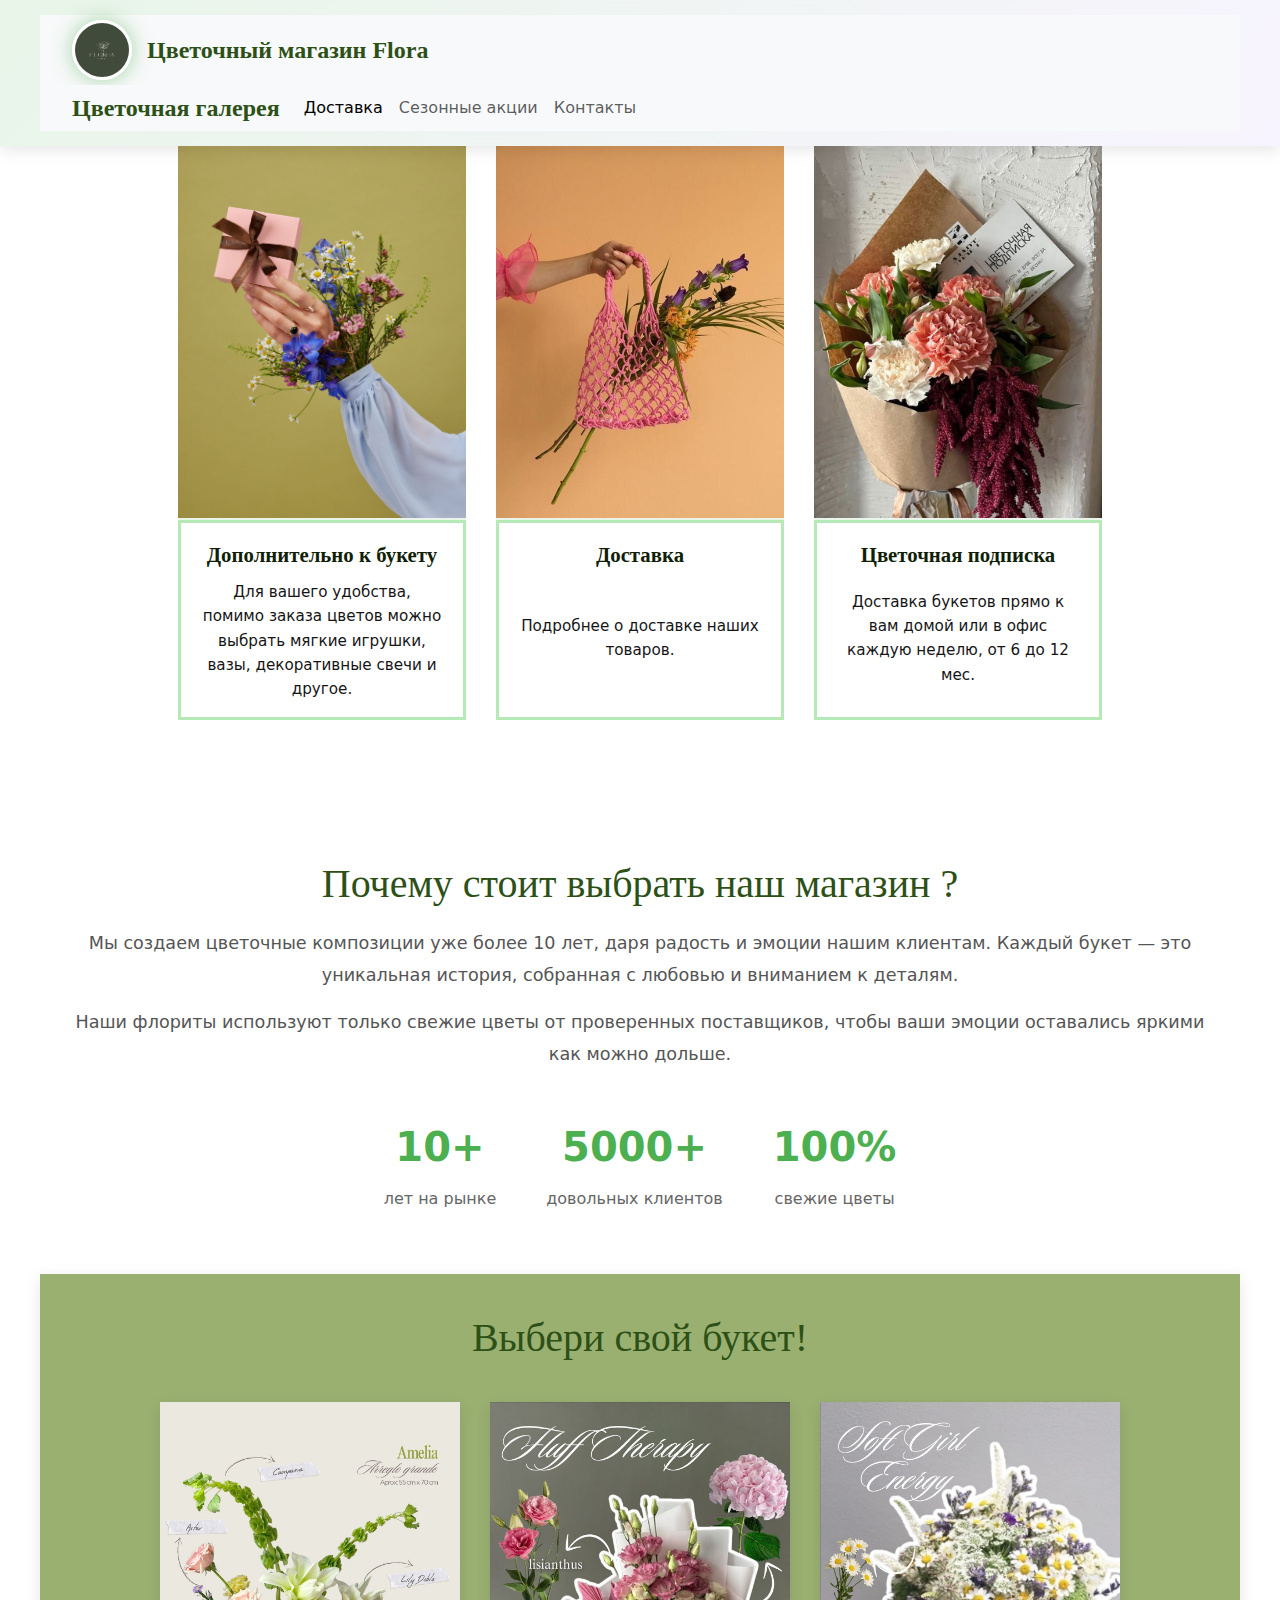
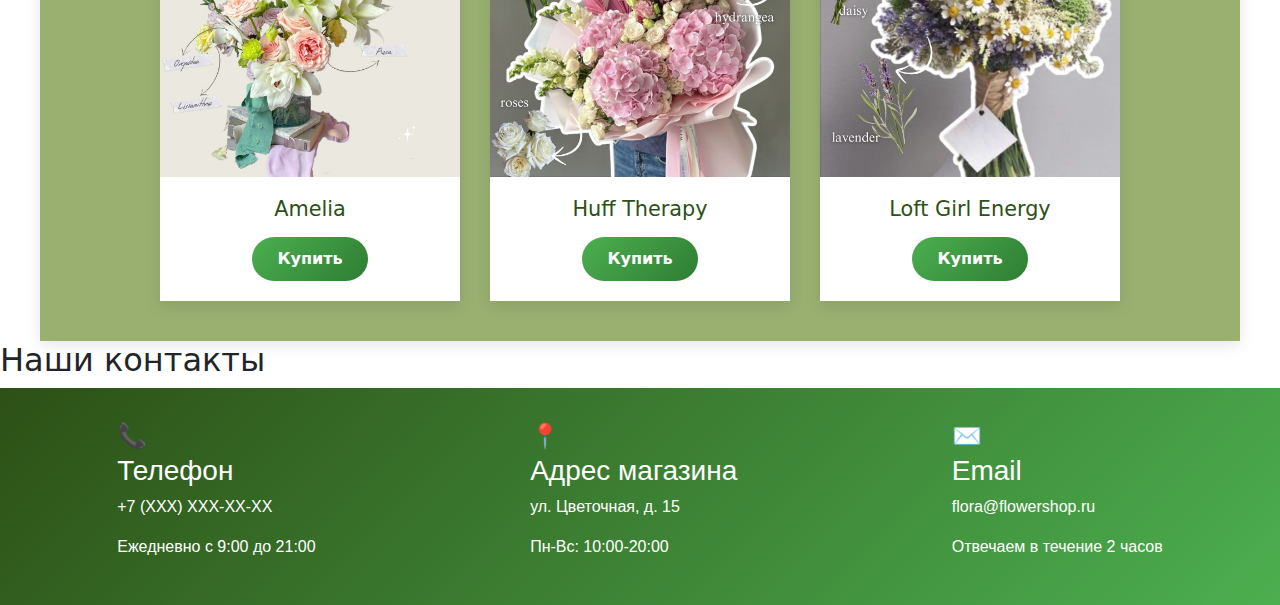
<file: task4.html>
<!DOCTYPE html>
<html lang="en">
<head>
    <meta charset="UTF-8">
    <meta name="viewport" content="width=device-width, initial-scale=1.0">
    <title>Document</title>
    
    <link href="https://cdn.jsdelivr.net/npm/bootstrap@5.3.3/dist/css/bootstrap.min.css" rel="stylesheet" integrity="sha384-QWTKZyjpPEjISv5WaRU9OFeRpok6YctnYmDr5pNlyT2bRjXh0JMhjY6hW+ALEwIH" crossorigin="anonymous">
    <link rel="stylesheet" href="style.css">
</head>
<body>

    
    <header class="header">
        <nav class="navbar bg-body-tertiary">
  <div class="container-fluid">
    <a class="navbar-brand" href="#">
      <img src="logo2.jpg" class="Logo">
      Цветочный магазин Flora
    </a>
    <div class="petal">🌸</div>
    <div class="petal">🌺</div>
    <div class="petal">🌷</div>
  </div>
        </nav>

                <nav class="navbar navbar-expand-lg bg-body-tertiary">
<div class="container-fluid">
        <a class="navbar-brand" href="#">Цветочная галерея </a>
    <button class="navbar-toggler" type="button" data-bs-toggle="collapse" data-bs-target="#navbarNavAltMarkup" aria-controls="navbarNavAltMarkup" aria-expanded="false" aria-label="Переключатель навигации">
      <span class="navbar-toggler-icon"></span>
        </button>
<div class="collapse navbar-collapse" id="navbarNavAltMarkup">
      <div class="navbar-nav">
        <a class="nav-link active" aria-current="page" href="#">Доставка</a>
        <a class="nav-link" href="#">Сезонные акции</a>
        <a class="nav-link" href="#">Контакты</a>
    
        </div>
    </div>
  </div>
</nav>


    </header>

        <section class="cards">
                <div class="card1" style="width: 18rem;">
  <img src="card1.jpg" class="card-img-top">
  <div class="card-body">
    <h5 class="card-title">Дополнительно к букету</h5>
    <p class="card-text"> Для вашего удобства, помимо заказа цветов можно выбрать мягкие игрушки, вазы, декоративные свечи и другое.</p>
   
  </div>
</div>

        <div class="card2" style="width: 18rem;">
  <img src="dostavka.jpg" class="card-img-top">
  <div class="card-body">
    <h5 class="card-title">Доставка</h5>
    <p class="card-text"> Подробнее о доставке наших товаров.</p>
   
  </div>
</div>


        <div class="card3" style="width: 18rem;">
  <img src="zveti.jpg" class="card-img-top">
  <div class="card-body">
    <h5 class="card-title">Цветочная подписка</h5>
    <p class="card-text"> Доставка букетов прямо к вам домой или в офис каждую неделю, от 6 до 12 мес.</p>
   
  </div>
</div>

        </section>

        <section class="info">
            <h1> Почему стоит выбрать наш магазин ?</h1>
            <div class="aboutcontent">
                <p>Мы создаем цветочные композиции уже более 10 лет, даря радость и эмоции нашим клиентам. Каждый букет — это уникальная история, собранная с любовью и вниманием к деталям.</p>
                <p> Наши флориты используют только свежие цветы от проверенных поставщиков, чтобы ваши эмоции оставались яркими как можно дольше.</p>
            
                 <div class="stats">
            <div class="stat">
                <span class="number">10+</span>
                <span class="label">лет на рынке</span>
            </div>
            <div class="stat">
                <span class="number">5000+</span>
                <span class="label">довольных клиентов</span>
            </div>
            <div class="stat">
                <span class="number">100%</span>
                <span class="label">свежие цветы</span>
            </div>
        </div>
    </div>


        </section>

        <section class="chois">
    <h2>Выбери свой букет!</h2>
    <div class="catalog">
        <div class="catalog-item">
            <img src="buket1.jpg" class="buk1">
            <div class="catalogbody">
                <h3>Amelia</h3>
                <button>Купить</button>
            </div>
        </div>
        <div class="catalog-item">
            <img src="buket2.jpg" class="buk2">
            <div class="catalogbody">
                <h3>Huff Therapy</h3>
                <button>Купить</button>
            </div>
        </div>
        <div class="catalog-item">
            <img src="buket3.jpg" class="buk3">
            <div class="catalogbody">
                <h3>Loft Girl Energy</h3>
                <button>Купить</button>
            </div>
        </div>
    </div>
</section>

    



    </main>
    

    <footer>
        <h2>Наши контакты</h2>
    <div class="contact-info">
        <div class="contact-item">
            <span class="icon">📞</span>
            <div>
                <h3>Телефон</h3>
                <p>+7 (XXX) XXX-XX-XX</p>
                <p>Ежедневно с 9:00 до 21:00</p>
            </div>
        </div>
        <div class="contact-item">
            <span class="icon">📍</span>
            <div>
                <h3>Адрес магазина</h3>
                <p>ул. Цветочная, д. 15</p>
                <p>Пн-Вс: 10:00-20:00</p>
            </div>
        </div>
        <div class="contact-item">
            <span class="icon">✉️</span>
            <div>
                <h3>Email</h3>
                <p>flora@flowershop.ru</p>
                <p>Отвечаем в течение 2 часов</p>
            </div>
        </div>
    </div>

    </footer>

<script src="https://cdn.jsdelivr.net/npm/bootstrap@5.3.3/dist/js/bootstrap.bundle.min.js" integrity="sha384-YvpcrYf0tY3lHB60NNkmXc5s9fDVZLESaAA55NDzOxhy9GkcIdslK1eN7N6jIeHz" crossorigin="anonymous"></script>
</body>
</html>
</file>
<file: style.css>
*{ margin: 0; padding: 0; box-sizing: border-box; }

@keyframes fallingPetals {
    0% { transform: translateY(-100px) rotate(0deg); opacity: 0; }
    10% { opacity: 1; }
    90% { opacity: 1; }
    100% { transform: translateY(100vh) rotate(360deg); opacity: 0; }
}

.petal {
    position: absolute;
    top: -50px;
    font-size: 20px;
    animation: fallingPetals 5s linear infinite;
    pointer-events: none;
    z-index: 999;
}

.petal:nth-child(1) { left: 10%; animation-delay: 0s; }
.petal:nth-child(2) { left: 20%; animation-delay: 1s; }
.petal:nth-child(3) { left: 30%; animation-delay: 2s; }

.header{
   background: linear-gradient(135deg, #e8f5e8, #f8f4ff);
    padding: 15px 0;
    box-shadow: 0 4px 15px rgba(0,0,0,0.1);
    position: fixed;
    top: 0;
    left: 0;
    width: 100%;
    z-index: 1000;
}

.navbar {
    display: flex;
    justify-content: space-between;
    align-items: center;
    max-width: 1200px;
    margin: 0 auto;
    padding: 0 20px;
}
.navbar-brand {
    display: flex;
    align-items: center;
    text-decoration: none;
    color: #2d5016; 
    font-family: 'Georgia', serif;
    font-size: 1.5rem;
    font-weight: bold;
    transition: all 0.3s ease;
}
.Logo {
    width: 60px; 
    height: 60px;
    border-radius: 50%; 
    object-fit: cover;
    margin-right: 15px;
    border: 3px solid white;
    box-shadow: 
        0 0 20px rgba(76, 175, 80, 0.5), 
        0 0 30px rgba(255, 255, 255, 0.3);
    transition: all 0.4s ease;
}

.Logo:hover {
    box-shadow: 
        0 0 30px rgba(76, 175, 80, 0.8),
        0 0 40px rgba(255, 255, 255, 0.5);
    transform: scale(1.05);
}
.navbar-toggler {
    border: 2px solid #4caf50;
    border-radius: 5px;
    padding: 5px 10px;
    background: rgba(255, 255, 255, 0.9);
}

.navbar-toggler-icon {
    background-image: url("data:image/svg+xml,%3csvg xmlns='http://www.w3.org/2000/svg' viewBox='0 0 30 30'%3e%3cpath stroke='rgba%2846, 125, 50, 0.8%29' stroke-linecap='round' stroke-miterlimit='10' stroke-width='2' d='M4 7h22M4 15h22M4 23h22'/%3e%3c/svg%3e");
}

@media (max-width: 991px) {
    .navbar {
        flex-direction: column;
        gap: 15px;
    }
    
    .navbar-nav {
        flex-direction: column;
        gap: 10px;
        width: 100%;
        text-align: center;
    }
    
    .nav-link {
        width: 100%;
        margin: 5px 0;
    }
    
    .Logo {
        width: 50px;
        height: 50px;
    }
    
    .navbar-brand {
        font-size: 1.3rem;
    }
    body {
        padding-top: 120px;
    }
}



@media (max-width: 768px) {
    .header {
        padding: 10px 0;
    }
    
    .navbar {
        padding: 0 15px;
    }
    
    .nav-link {
        padding: 8px 15px;
        font-size: 0.9rem;
    }

    body {
        padding-top: 100px;
    }
}

.cards{
    display: flex;
    justify-content: center;
    gap: 30px;
    flex-wrap: wrap;
    padding: 40px 20px 40px 20px;
    max-width: 1200px;
  margin: 40px;
}

.card-img-top{
   width: 100%;
    height: 400px;
    object-fit: cover;
    border-bottom: 2px solid #e8f5e8;
    transition: transform 0.4s ease;
 margin-top: 40px;
}

.card-body {
    padding: 20px;
    display: flex;
    flex-direction: column;
    height: 200px; 
    border: 3px solid #b5e9b5;
}

.card-title {
    color: #111f08; 
    font-family: 'Georgia', serif;
    font-size: 1.3rem;
    font-weight: bold;
    margin-bottom: 12px;
    text-align: center;
}
.card-text {
    color: #161515;
    line-height: 1.6;
    font-size: 0.95rem;
    text-align: center;
    flex-grow: 1; 
    display: flex;
    align-items: center;
    justify-content: center;
}

.card1:hover, .card2:hover, .card3:hover {
    transform: translateY(-10px);
    box-shadow: 0 15px 30px rgba(76, 175, 80, 0.2);
    border-color: #4caf50;
}

.card1:hover .card-img-top,
.card2:hover .card-img-top,
.card3:hover .card-img-top {
    transform: scale(1.05);
}

.card1:hover {
    box-shadow: 0 15px 30px rgba(255, 152, 0, 0.2);
}

.card2:hover {
    box-shadow: 0 15px 30px rgba(33, 150, 243, 0.2);
}

.card3:hover {
    box-shadow: 0 15px 30px rgba(156, 39, 176, 0.2);
}

section {
    padding: 60px 20px;
    max-width: 1200px;
    margin: 0 auto;
}

h1 {
    text-align: center;
    color: #2d5016;
    font-family: 'Georgia', serif;
    font-size: 2.5rem;
    margin-bottom: 20px;
}
.aboutcontent {
    text-align: center;
    font-size: 1.1rem;
    line-height: 1.8;
    color: #555;
}

.stats {
    display: flex;
    justify-content: center;
    gap: 50px;
    margin-top: 40px;
    flex-wrap: wrap;
}

.stat {
    text-align: center;
}

.number {
    display: block;
    font-size: 2.5rem;
    font-weight: bold;
    color: #4caf50;
}

.label {
    font-size: 1rem;
    color: #666;
}


.chois{ background-color: rgb(154, 176, 113);
    box-shadow: 0 4px 15px rgba(0,0,0,0.1);
    padding: 40px 20px;
   text-align: center;
}

.chois h2{
    color: #2d5016;
    font-family: 'Georgia', serif;
    font-size: 2.5rem;
    margin-bottom: 40px;
}

.catalog {
    display: flex;
    justify-content: center;
    gap: 30px;
    flex-wrap: wrap;
    max-width: 1200px;
    margin: 0 auto;
}

.catalog-item {
    width: 300px;
    background: white;

    overflow: hidden;
    box-shadow: 0 5px 15px rgba(0,0,0,0.1);
    transition: transform 0.3s ease, box-shadow 0.3s ease;
}

.catalog-item:hover {
    transform: translateY(-10px);
    box-shadow: 0 15px 30px rgba(0,0,0,0.2);
}

.catalog-item img {
    width: 300px;
    height: auto;
    object-fit: cover;
}

.catalogbody {
    padding: 20px;
}

.catalogbody h3 {
    color: #2d5016;
    font-size: 1.3rem;
    margin-bottom: 15px;
}

.catalogbody button {
    background: linear-gradient(135deg, #4caf50, #2e7d32);
    color: white;
    border: none;
    padding: 10px 25px;
    border-radius: 25px;
    font-weight: bold;
    cursor: pointer;
    transition: all 0.3s ease;
}

@media (max-width: 768px) {
    .catalog {
        flex-direction: column;
        align-items: center;
    }
    
    .catalog-item {
        width: 100%;
        max-width: 350px;
    }
}

.contact-info {
    display: flex;
    justify-content: space-around;
    align-items: flex-start;
    flex-wrap: wrap;
    gap: 20px;
    padding: 30px 20px;
    background: linear-gradient(135deg, #2d5016, #4caf50);
    color: white;
    font-family: 'Arial', sans-serif;
}
.contact-item .icon {
    font-size: 1.5rem;
    margin-top: 3px;
    flex-shrink: 0;
}
.contact-info::before {
    content: '🌸';
    position: absolute;
    top: -10px;
    left: 50%;
    transform: translateX(-50%);
    font-size: 1.2rem;
    background: #2d5016;
    padding: 0 10px;
}
@keyframes fadeInContacts {
    from {
        opacity: 0;
        transform: translateY(20px);
    }
    to {
        opacity: 1;
        transform: translateY(0);
    }
}

.contact-item {
    animation: fadeInContacts 0.6s ease-out;
}

.contact-item:nth-child(1) { animation-delay: 0.1s; }
.contact-item:nth-child(2) { animation-delay: 0.2s; }
.contact-item:nth-child(3) { animation-delay: 0.3s; }
</file>
